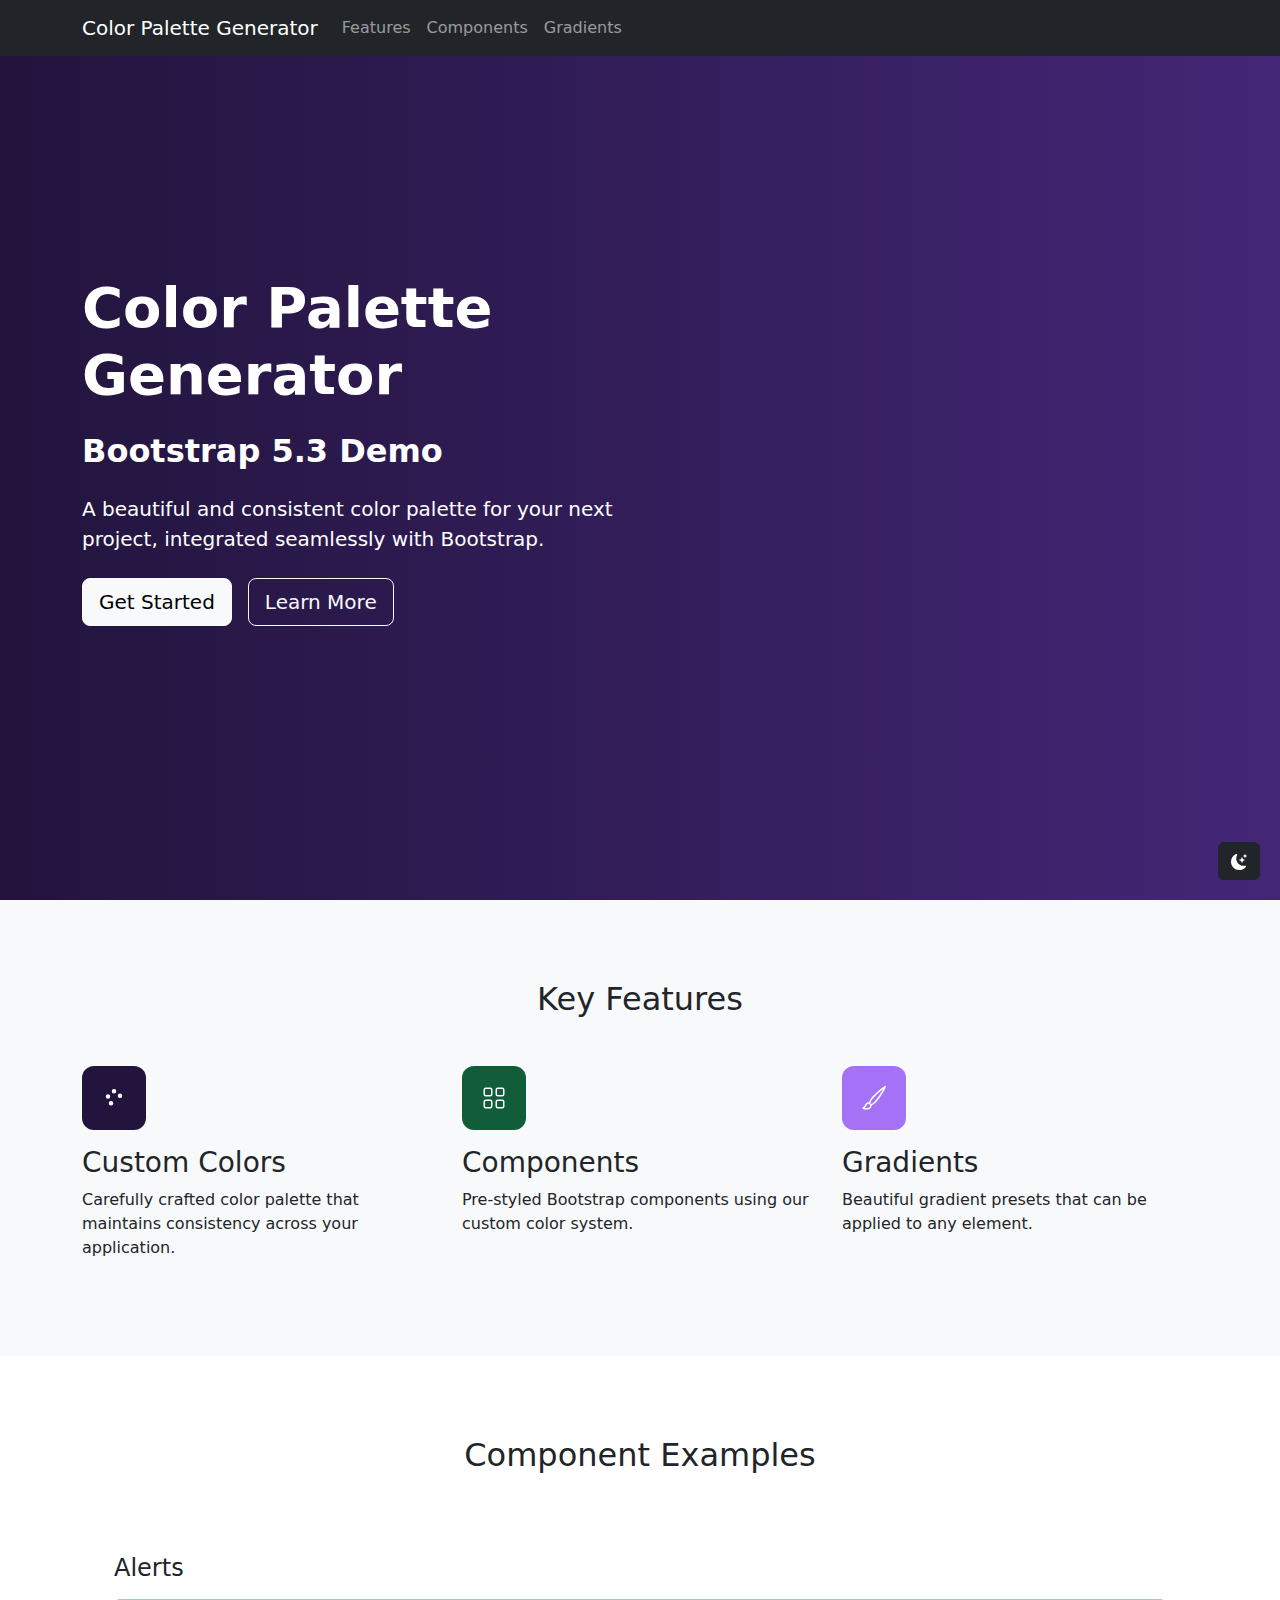
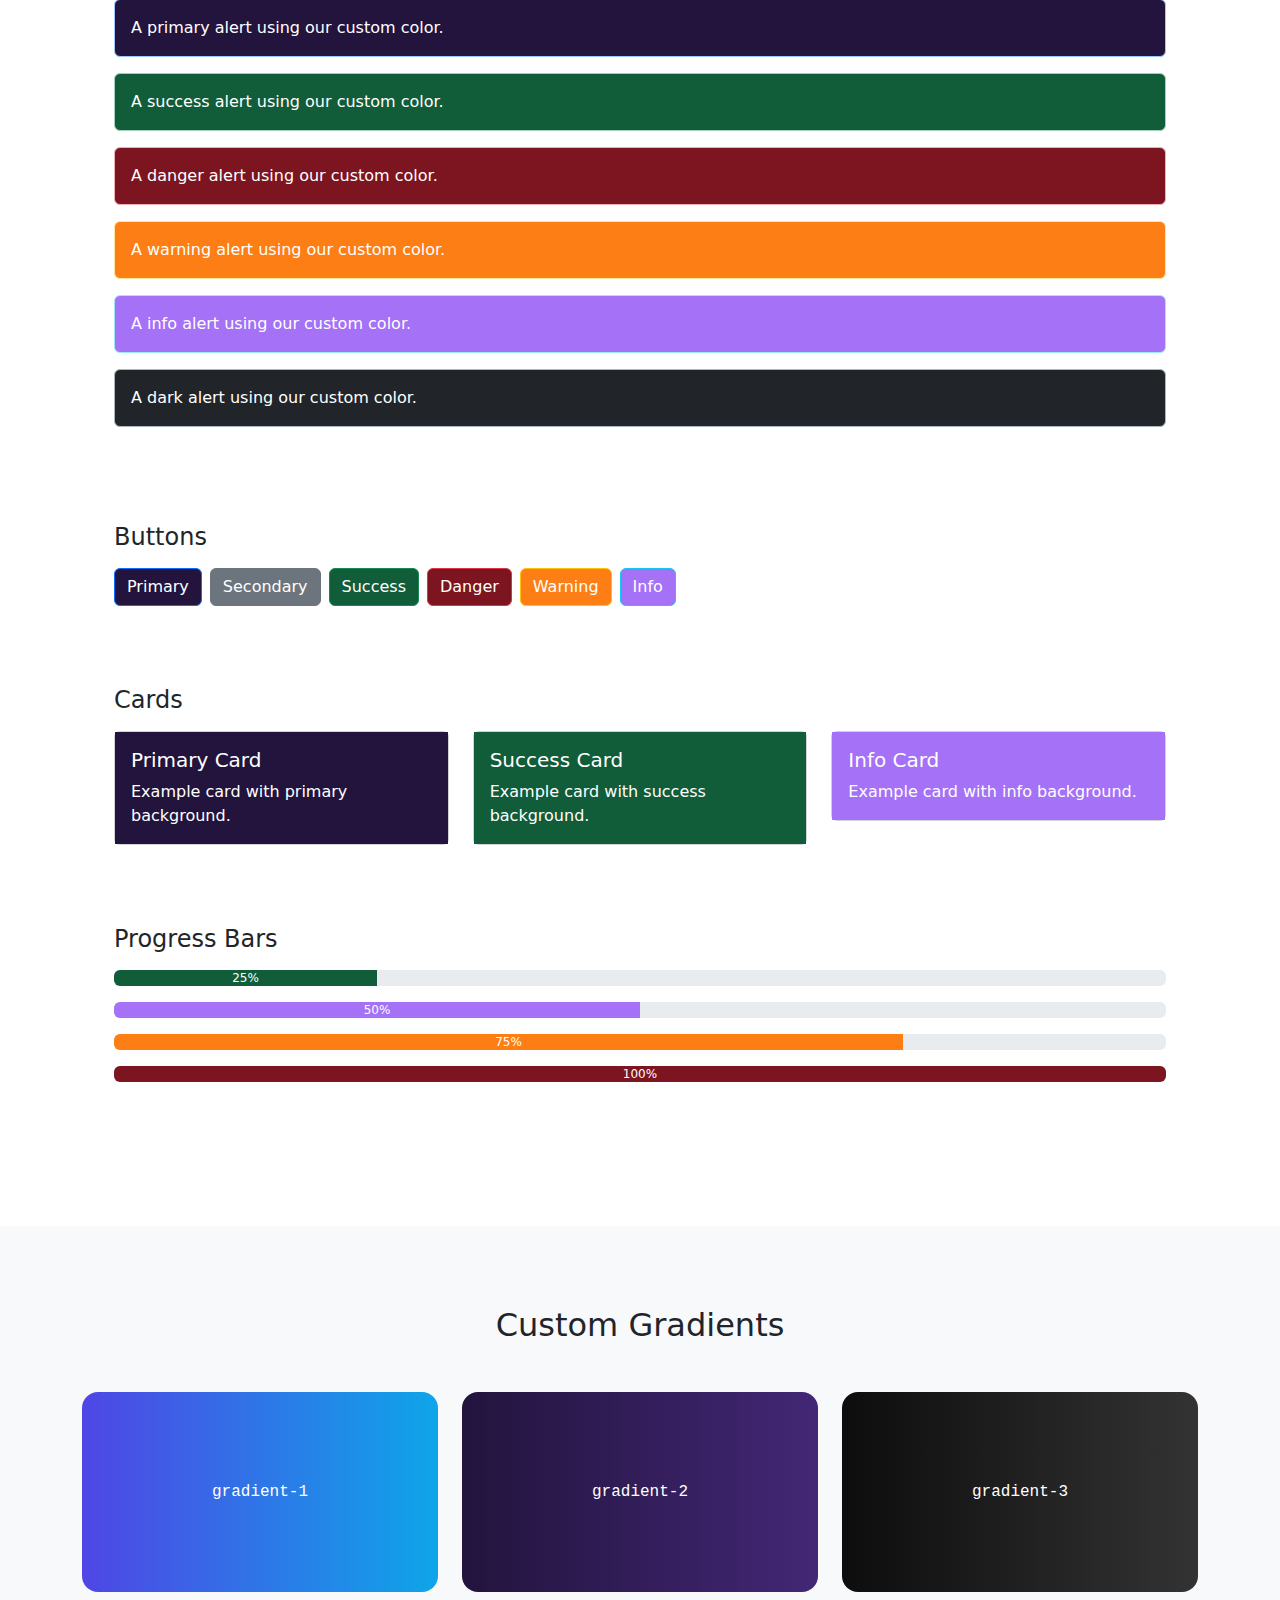
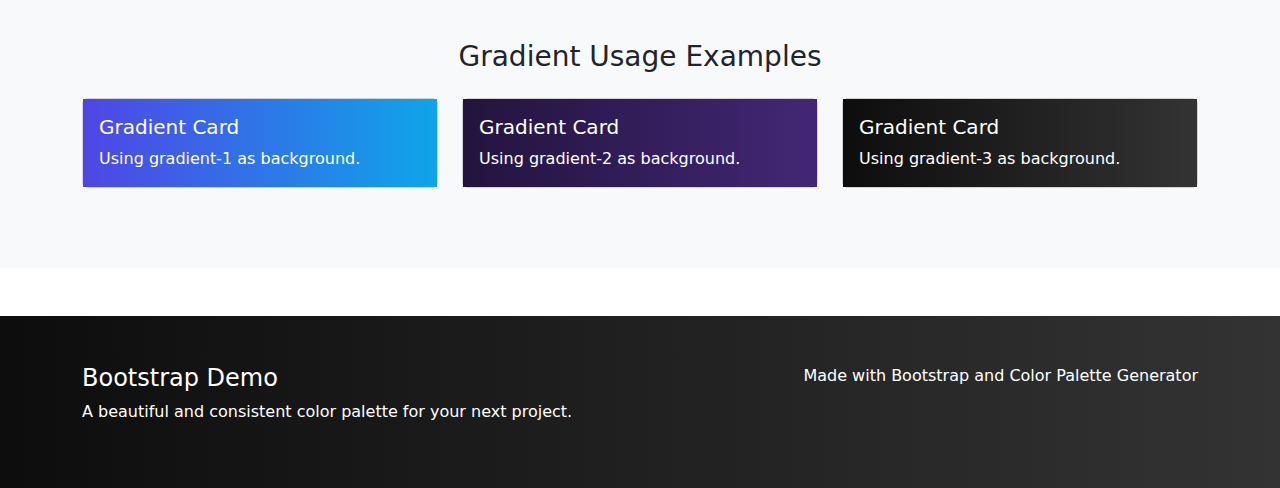
<file: bootstrap.html>
<!DOCTYPE html>
<html lang="en">
<head>
	<meta charset="UTF-8">
	<meta name="viewport" content="width=device-width, initial-scale=1.0">
	<title>Color System Demo - Bootstrap Template</title>
	<link href="https://cdn.jsdelivr.net/npm/bootstrap@5.3.0/dist/css/bootstrap.min.css" rel="stylesheet">
	<style>
		:root {
			--primary:      #22143d;
			--secondary:    #6c757d;
			--success:      #115c39;
			--info:         #a471f7;
			--warning:      #fd7e14;
			--danger:       #7c151f;
			--light:        #f8f9fa;
			--dark:         #212529;
			--bg-custom-1:   #ffffff;
			--bg-custom-2: #e7e7e9;
			--bg-custom-3:  #343438;
			--gradient-1:   linear-gradient(to right, #4f46e5, #0ea5e9);
			--gradient-2:   linear-gradient(to right, #22143d, #432776);
			--gradient-3:   linear-gradient(to right, #0d0d0d, #333333);
		}

		.btn-primary {
			background-color: var(--primary);
		}

		.btn-warning {
			background-color: var(--warning);
			color: white;
		}

		.btn-danger {
			background-color: var(--danger);
		}

		.btn-success {
			background-color: var(--success);
		}

		.btn-info {
			background-color: var(--info);
			color: white;
		}


		.alert-primary {
			background-color: var(--primary);
			color:            white;
		}

		.alert-warning {
			background-color: var(--warning);
			color:            white;
		}

		.alert-danger {
			background-color: var(--danger);
			color:            white;
		}

		.alert-success {
			background-color: var(--success);
			color:            white;
		}

		.alert-info {
			background-color: var(--info);
			color:            white;
		}

		.alert-dark {
			background-color: var(--dark);
			color:            white;
		}

		.bg-primary {
			background-color: var(--primary) !important;
		}

		.bg-success {
			background-color: var(--success) !important;
		}

		.bg-info {
			background-color: var(--info) !important;
		}

		.bg-warning {
			background-color: var(--warning) !important;
		}

		.danger {
			color: var(--danger);
		}

		.bg-danger {
			background-color: var(--danger) !important;
		}

		.bg-light {
			background-color: var(--light) !important;
		}

		.bg-dark {
			background-color: var(--dark) !important;
		}

		.bg-custom-1 {
			background-color: var(--bg-custom-1);
		}

		.bg-custom-2 {
			background-color: var(--bg-custom-2);
		}
		.bg-custom-3 {
			background-color: var(--bg-custom-3);
		}

		.bg-gradient-1 {
			background: var(--gradient-1);
		}

		.bg-gradient-2 {
			background: var(--gradient-2);
		}

		.bg-gradient-3 {
			background: var(--gradient-3);
		}


		/* Custom styles */
		.hero {
			height:      100vh;
			min-height:  500px;
			background:  var(--gradient-2);
			display:     flex;
			align-items: center;
		}

		.section {
			padding: 5rem 0;
		}

		.feature-icon {
			width:           4rem;
			height:          4rem;
			border-radius:   0.75rem;
			display:         flex;
			align-items:     center;
			justify-content: center;
			margin-bottom:   1rem;
		}

		.component-demo {
			padding:       2rem;
			border-radius: 0.5rem;
			margin-bottom: 1rem;
		}

		.gradient-card {
			height:          200px;
			border-radius:   1rem;
			display:         flex;
			align-items:     center;
			justify-content: center;
			color:           white;
			font-family:     monospace;
			transition:      transform 0.2s;
		}

		.gradient-card:hover {
			transform: translateY(-5px);
		}

		.footer {
			color:      white;
			padding:    3rem 0;
			margin-top: 3rem;
		}

		/* Dark mode toggle styles */
		.theme-toggle {
			position: fixed;
			bottom:   20px;
			right:    20px;
			z-index:  1000;
		}

		[data-bs-theme="dark"] .bg-light {
			background-color: var(--dark) !important;
		}

		[data-bs-theme="dark"] .bg-gradient-3 {
			background: #000 !important;
		}
	</style>
	<script type="text/javascript">
		(function(c,l,a,r,i,t,y){
			c[a]=c[a]||function(){(c[a].q=c[a].q||[]).push(arguments)};
			t=l.createElement(r);t.async=1;t.src="https://www.clarity.ms/tag/"+i;
			y=l.getElementsByTagName(r)[0];y.parentNode.insertBefore(t,y);
		})(window, document, "clarity", "script", "q4qcji33og");
	</script>
</head>
<body>
<!-- Navbar -->
<nav class="navbar navbar-expand-lg navbar-dark fixed-top" style="background: var(--dark);">
	<div class="container">
		<a class="navbar-brand" href="#">Color Palette Generator</a>
		<button class="navbar-toggler" type="button" data-bs-toggle="collapse" data-bs-target="#navbarNav">
			<span class="navbar-toggler-icon"></span>
		</button>
		<div class="collapse navbar-collapse" id="navbarNav">
			<ul class="navbar-nav">
				<li class="nav-item">
					<a class="nav-link" href="#features">Features</a>
				</li>
				<li class="nav-item">
					<a class="nav-link" href="#components">Components</a>
				</li>
				<li class="nav-item">
					<a class="nav-link" href="#gradients">Gradients</a>
				</li>
			</ul>
		</div>
	</div>
</nav>

<!-- Hero Section -->
<section class="hero text-white">
	<div class="container">
		<div class="row">
			<div class="col-lg-6">
				<h1 class="display-4 fw-bold mb-4">Color Palette Generator</h1>
				<h2 class="fw-bold mb-4">Bootstrap 5.3 Demo</h2>
				<p class="lead mb-4">A beautiful and consistent color palette for your next project, integrated
					seamlessly with Bootstrap.</p>
				<div class="d-flex gap-3">
					<button class="btn btn-light btn-lg">Get Started</button>
					<button class="btn btn-outline-light btn-lg">Learn More</button>
				</div>
			</div>
		</div>
	</div>
</section>

<!-- Features Section -->
<section id="features" class="section bg-light">
	<div class="container">
		<h2 class="text-center mb-5">Key Features</h2>
		<div class="row g-4">
			<div class="col-md-4">
				<div class="feature-icon bg-primary text-white">
					<svg xmlns="http://www.w3.org/2000/svg" width="24" height="24" fill="currentColor" class="bi bi-palette" viewBox="0 0 16 16">
						<path d="M8 5a1.5 1.5 0 1 0 0-3 1.5 1.5 0 0 0 0 3m4 3a1.5 1.5 0 1 0 0-3 1.5 1.5 0 0 0 0 3M5.5 7a1.5 1.5 0 1 1-3 0 1.5 1.5 0 0 1 3 0m.5 6a1.5 1.5 0 1 0 0-3 1.5 1.5 0 0 0 0 3" />
					</svg>
				</div>
				<h3>Custom Colors</h3>
				<p>Carefully crafted color palette that maintains consistency across your application.</p>
			</div>
			<div class="col-md-4">
				<div class="feature-icon bg-success text-white">
					<svg xmlns="http://www.w3.org/2000/svg" width="24" height="24" fill="currentColor" class="bi bi-grid" viewBox="0 0 16 16">
						<path d="M1 2.5A1.5 1.5 0 0 1 2.5 1h3A1.5 1.5 0 0 1 7 2.5v3A1.5 1.5 0 0 1 5.5 7h-3A1.5 1.5 0 0 1 1 5.5v-3zM2.5 2a.5.5 0 0 0-.5.5v3a.5.5 0 0 0 .5.5h3a.5.5 0 0 0 .5-.5v-3a.5.5 0 0 0-.5-.5h-3zm6.5.5A1.5 1.5 0 0 1 10.5 1h3A1.5 1.5 0 0 1 15 2.5v3A1.5 1.5 0 0 1 13.5 7h-3A1.5 1.5 0 0 1 9 5.5v-3zm1.5-.5a.5.5 0 0 0-.5.5v3a.5.5 0 0 0 .5.5h3a.5.5 0 0 0 .5-.5v-3a.5.5 0 0 0-.5-.5h-3zM1 10.5A1.5 1.5 0 0 1 2.5 9h3A1.5 1.5 0 0 1 7 10.5v3A1.5 1.5 0 0 1 5.5 15h-3A1.5 1.5 0 0 1 1 13.5v-3zm1.5-.5a.5.5 0 0 0-.5.5v3a.5.5 0 0 0 .5.5h3a.5.5 0 0 0 .5-.5v-3a.5.5 0 0 0-.5-.5h-3zm6.5.5A1.5 1.5 0 0 1 10.5 9h3a1.5 1.5 0 0 1 1.5 1.5v3a1.5 1.5 0 0 1-1.5 1.5h-3A1.5 1.5 0 0 1 9 13.5v-3zm1.5-.5a.5.5 0 0 0-.5.5v3a.5.5 0 0 0 .5.5h3a.5.5 0 0 0 .5-.5v-3a.5.5 0 0 0-.5-.5h-3z" />
					</svg>
				</div>
				<h3>Components</h3>
				<p>Pre-styled Bootstrap components using our custom color system.</p>
			</div>
			<div class="col-md-4">
				<div class="feature-icon bg-info text-white">
					<svg xmlns="http://www.w3.org/2000/svg" width="24" height="24" fill="currentColor" class="bi bi-brush" viewBox="0 0 16 16">
						<path d="M15.825.12a.5.5 0 0 1 .132.584c-1.53 3.43-4.743 8.17-7.095 10.64a6.067 6.067 0 0 1-2.373 1.534c-.018.227-.06.538-.16.868-.201.659-.667 1.479-1.708 1.74a8.118 8.118 0 0 1-3.078.132 3.659 3.659 0 0 1-.562-.135 1.382 1.382 0 0 1-.466-.247.714.714 0 0 1-.204-.288.622.622 0 0 1 .004-.443c.095-.245.316-.38.461-.452.394-.197.625-.453.867-.826.095-.144.184-.297.287-.472l.117-.198c.151-.255.326-.54.546-.848.528-.739 1.201-.925 1.746-.896.126.007.243.025.348.048.062-.172.142-.38.238-.608.261-.619.658-1.419 1.187-2.069 2.176-2.67 6.18-6.206 9.117-8.104a.5.5 0 0 1 .596.04zM4.705 11.912a1.23 1.23 0 0 0-.419-.1c-.246-.013-.573.05-.879.479-.197.275-.355.532-.5.777l-.105.177c-.106.181-.213.362-.32.528a3.39 3.39 0 0 1-.76.861c.69.112 1.736.111 2.657-.12.559-.139.843-.569.993-1.06a3.122 3.122 0 0 0 .126-.75l-.793-.792zm1.44.026c.12-.04.277-.1.458-.183a5.068 5.068 0 0 0 1.535-1.1c1.9-1.996 4.412-5.57 6.052-8.631-2.59 1.927-5.566 4.66-7.302 6.792-.442.543-.795 1.243-1.042 1.826-.121.288-.214.54-.275.72v.001l.575.575zm-4.973 3.04.007-.005a.031.031 0 0 1-.007.004zm3.582-3.043.002.001h-.002z" />
					</svg>
				</div>
				<h3>Gradients</h3>
				<p>Beautiful gradient presets that can be applied to any element.</p>
			</div>
		</div>
	</div>
</section>

<!-- Components Section -->
<section id="components" class="section">
	<div class="container">
		<h2 class="text-center mb-5">Component Examples</h2>

		<!-- Alerts -->
		<div class="component-demo">
			<h4 class="mb-3">Alerts</h4>
			<div class="alert alert-primary" role="alert">A primary alert using our custom color.</div>
			<div class="alert alert-success" role="alert">A success alert using our custom color.</div>
			<div class="alert alert-danger" role="alert">A danger alert using our custom color.</div>
			<div class="alert alert-warning" role="alert">A warning alert using our custom color.</div>
			<div class="alert alert-info" role="alert">A info alert using our custom color.</div>
			<div class="alert alert-dark" role="alert">A dark alert using our custom color.</div>
		</div>

		<!-- Buttons -->
		<div class="component-demo">
			<h4 class="mb-3">Buttons</h4>
			<div class="d-flex gap-2 flex-wrap">
				<button class="btn btn-primary">Primary</button>
				<button class="btn btn-secondary">Secondary</button>
				<button class="btn btn-success">Success</button>
				<button class="btn btn-danger">Danger</button>
				<button class="btn btn-warning">Warning</button>
				<button class="btn btn-info">Info</button>
			</div>
		</div>

		<!-- Cards -->
		<div class="component-demo">
			<h4 class="mb-3">Cards</h4>
			<div class="row g-4">
				<div class="col-md-4">
					<div class="card">
						<div class="card-body bg-primary text-white">
							<h5 class="card-title">Primary Card</h5>
							<p class="card-text">Example card with primary background.</p>
						</div>
					</div>
				</div>
				<div class="col-md-4">
					<div class="card">
						<div class="card-body bg-success text-white">
							<h5 class="card-title">Success Card</h5>
							<p class="card-text">Example card with success background.</p>
						</div>
					</div>
				</div>
				<div class="col-md-4">
					<div class="card">
						<div class="card-body bg-info text-white">
							<h5 class="card-title">Info Card</h5>
							<p class="card-text">Example card with info background.</p>
						</div>
					</div>
				</div>
			</div>
		</div>

		<!-- Progress Bars -->
		<div class="component-demo">
			<h4 class="mb-3">Progress Bars</h4>
			<div class="mb-3">
				<div class="progress" role="progressbar" aria-label="Success example" aria-valuenow="25" aria-valuemin="0" aria-valuemax="100">
					<div class="progress-bar bg-success" style="width: 25%">25%</div>
				</div>
			</div>
			<div class="mb-3">
				<div class="progress" role="progressbar" aria-label="Info example" aria-valuenow="50" aria-valuemin="0" aria-valuemax="100">
					<div class="progress-bar bg-info" style="width: 50%">50%</div>
				</div>
			</div>
			<div class="mb-3">
				<div class="progress" role="progressbar" aria-label="Warning example" aria-valuenow="75" aria-valuemin="0" aria-valuemax="100">
					<div class="progress-bar bg-warning" style="width: 75%">75%</div>
				</div>
			</div>
			<div class="mb-3">
				<div class="progress" role="progressbar" aria-label="Danger example" aria-valuenow="100" aria-valuemin="0" aria-valuemax="100">
					<div class="progress-bar bg-danger" style="width: 100%">100%</div>
				</div>
			</div>
		</div>
	</div>
</section>

<!-- Gradients Section -->
<section id="gradients" class="section bg-light">
	<div class="container">
		<h2 class="text-center mb-5">Custom Gradients</h2>
		<div class="row g-4">
			<div class="col-md-4">
				<div class="gradient-card bg-gradient-1">
					gradient-1
				</div>
			</div>
			<div class="col-md-4">
				<div class="gradient-card bg-gradient-2">
					gradient-2
				</div>
			</div>
			<div class="col-md-4">
				<div class="gradient-card bg-gradient-3">
					gradient-3
				</div>
			</div>
		</div>

		<!-- Gradient Usage Examples -->
		<div class="mt-5">
			<h3 class="text-center mb-4">Gradient Usage Examples</h3>
			<div class="row g-4">
				<div class="col-md-4">
					<div class="card">
						<div class="card-body bg-gradient-1 text-white">
							<h5 class="card-title">Gradient Card</h5>
							<p class="card-text">Using gradient-1 as background.</p>
						</div>
					</div>
				</div>
				<div class="col-md-4">
					<div class="card">
						<div class="card-body bg-gradient-2 text-white">
							<h5 class="card-title">Gradient Card</h5>
							<p class="card-text">Using gradient-2 as background.</p>
						</div>
					</div>
				</div>
				<div class="col-md-4">
					<div class="card">
						<div class="card-body bg-gradient-3 text-white">
							<h5 class="card-title">Gradient Card</h5>
							<p class="card-text">Using gradient-3 as background.</p>
						</div>
					</div>
				</div>
			</div>
		</div>
	</div>
</section>

<!-- Footer -->
<footer class="footer bg-gradient-3 text-white">
	<div class="container">
		<div class="row">
			<div class="col-md-6">
				<h4>Bootstrap Demo</h4>
				<p>A beautiful and consistent color palette for your next project.</p>
			</div>
			<div class="col-md-6 text-md-end">
				<p>Made with Bootstrap and Color Palette Generator</p>
			</div>
		</div>
	</div>
</footer>

<!-- Theme Toggle Button -->
<button class="btn btn-dark theme-toggle" id="themeToggle">
	<svg xmlns="http://www.w3.org/2000/svg" width="16" height="16" fill="currentColor" class="bi bi-moon-stars" viewBox="0 0 16 16">
		<path d="M6 .278a.768.768 0 0 1 .08.858 7.208 7.208 0 0 0-.878 3.46c0 4.021 3.278 7.277 7.318 7.277.527 0 1.04-.055 1.533-.16a.787.787 0 0 1 .81.316.733.733 0 0 1-.031.893A8.349 8.349 0 0 1 8.344 16C3.734 16 0 12.286 0 7.71 0 4.266 2.114 1.312 5.124.06A.752.752 0 0 1 6 .278z" />
		<path d="M10.794 3.148a.217.217 0 0 1 .412 0l.387 1.162c.173.518.579.924 1.097 1.097l1.162.387a.217.217 0 0 1 0 .412l-1.162.387a1.734 1.734 0 0 0-1.097 1.097l-.387 1.162a.217.217 0 0 1-.412 0l-.387-1.162A1.734 1.734 0 0 0 9.31 6.593l-1.162-.387a.217.217 0 0 1 0-.412l1.162-.387a1.734 1.734 0 0 0 1.097-1.097l.387-1.162zM13.863.099a.145.145 0 0 1 .274 0l.258.774c.115.346.386.617.732.732l.774.258a.145.145 0 0 1 0 .274l-.774.258a1.156 1.156 0 0 0-.732.732l-.258.774a.145.145 0 0 1-.274 0l-.258-.774a1.156 1.156 0 0 0-.732-.732l-.774-.258a.145.145 0 0 1 0-.274l.774-.258c.346-.115.617-.386.732-.732L13.863.1z" />
	</svg>
</button>

<!-- Bootstrap JavaScript -->
<script src="https://cdn.jsdelivr.net/npm/bootstrap@5.3.0/dist/js/bootstrap.bundle.min.js"></script>

<!-- Custom JavaScript for theme toggle -->
<script>
	document.getElementById( 'themeToggle' ).addEventListener( 'click', function () {
		const html = document.documentElement;
		const icon = this.querySelector( 'svg' );
		if ( html.getAttribute( 'data-bs-theme' ) === 'dark' ) {
			html.setAttribute( 'data-bs-theme', 'light' );
			icon.classList.replace( 'bi-sun', 'bi-moon-stars' );
		} else {
			html.setAttribute( 'data-bs-theme', 'dark' );
			icon.classList.replace( 'bi-moon-stars', 'bi-sun' );
		}
	} );
</script>
</body>
</html>
</file>
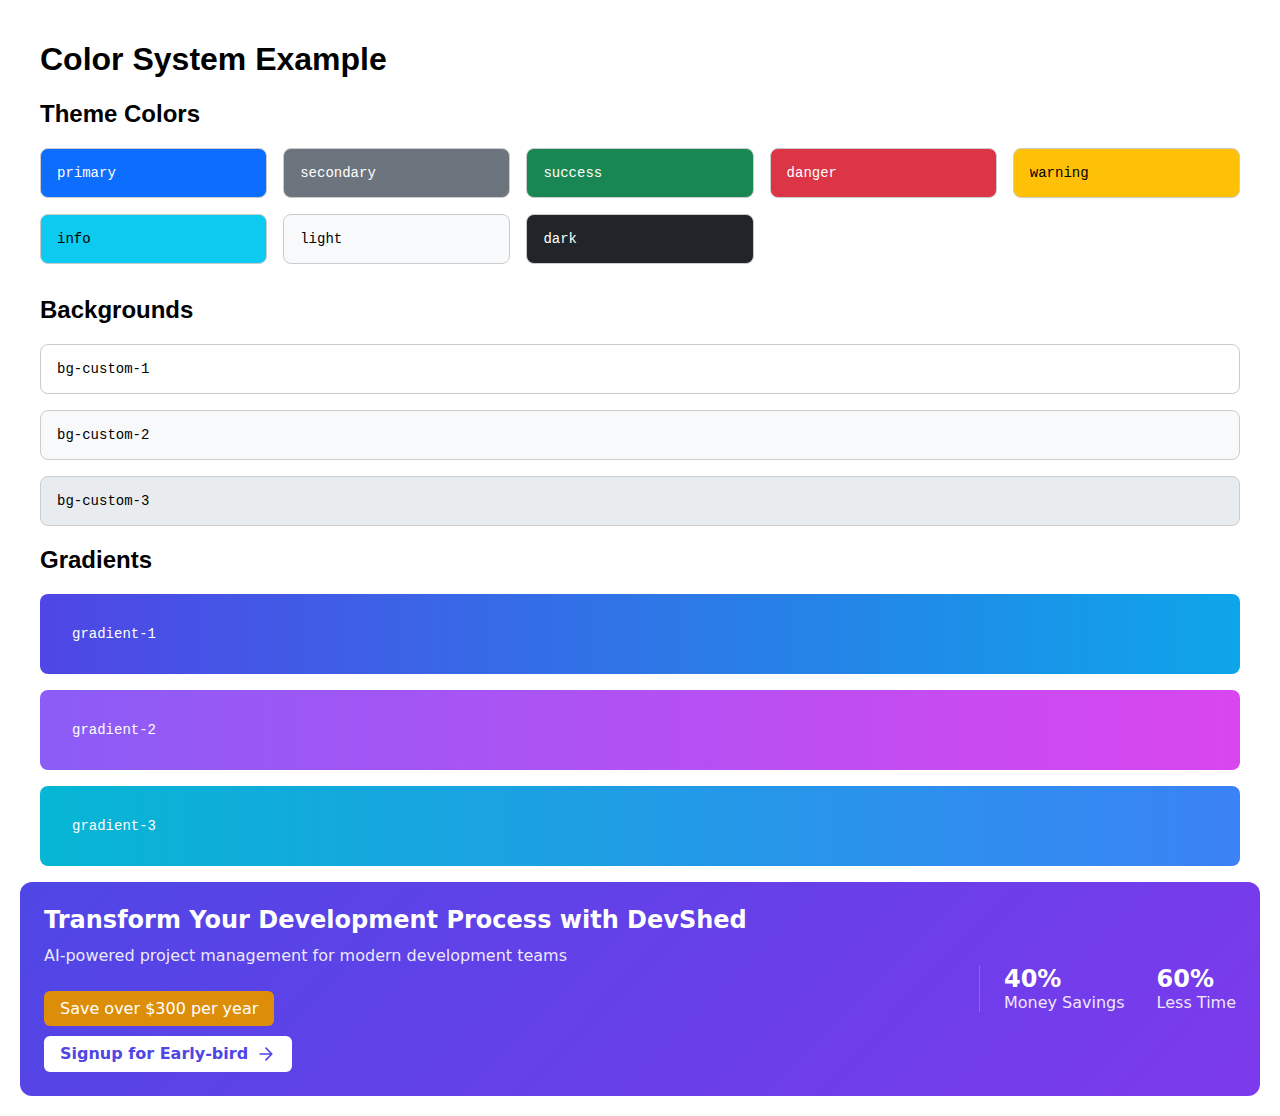
<file: example.html>
<!DOCTYPE html>
<html lang="en">
<head>
	<meta charset="UTF-8">
	<meta name="viewport" content="width=device-width, initial-scale=1.0">
	<title>Color System Example</title>
	<style>
	
		:root {
			--primary: #0d6efd;
			--secondary: #6c757d;
			--success: #198754;
			--info: #0dcaf0;
			--warning: #ffc107;
			--danger: #dc3545;
			--light: #f8f9fa;
			--dark: #212529;
			--custom-1: #ffffff;
			--custom-2: #f8f9fa;
			--custom-3: #e9ecef;
			--gradient-1: linear-gradient(to right, #4f46e5, #0ea5e9);
			--gradient-2: linear-gradient(to right, #8b5cf6, #d946ef);
			--gradient-3: linear-gradient(to right, #06b6d4, #3b82f6);
		}

		.bg-primary { background-color: var(--primary) !important; }
		.bg-secondary { background-color: var(--secondary) !important; }
		.bg-success { background-color: var(--success) !important; }
		.bg-info { background-color: var(--info) !important; }
		.bg-warning { background-color: var(--warning) !important; }
		.bg-danger { background-color: var(--danger) !important; }
		.bg-light { background-color: var(--light) !important; }
		.bg-dark { background-color: var(--dark) !important; }
		.bg-custom-1 { background-color: var(--custom-1) }
		.bg-custom-2 { background-color: var(--custom-2) }
		.bg-custom-3 { background-color: var(--custom-3) }
		.bg-gradient-1 { background: var(--gradient-1); }
		.bg-gradient-2 { background: var(--gradient-2); }
		.bg-gradient-3 { background: var(--gradient-3); }


		/* Basic styling for the example */
		body {
			font-family: -apple-system, BlinkMacSystemFont, "Segoe UI", Roboto, sans-serif;
			margin: 0;
			padding: 20px;
		}

		.container {
			max-width: 1200px;
			margin: 0 auto;
		}

		.grid {
			display: grid;
			gap: 1rem;
			grid-template-columns: repeat(auto-fit, minmax(200px, 1fr));
			margin-bottom: 2rem;
		}

		.color-block {
			padding: 1rem;
			border-radius: 0.5rem;
			color: white;
			font-family: monospace;
			font-size: 0.875rem;
			border: 1px solid #ccc;
		}

		.mb-1 {
			margin-bottom: 1rem;
		}

		.gradient-block {
			padding: 2rem;
			border-radius: 0.5rem;
			color: white;
			font-family: monospace;
			font-size: 0.875rem;
			margin-bottom: 1rem;
		}

		/* Light text for light backgrounds */
		.bg-light, .bg-warning, .bg-info {
			color: #000;
		}

		.text-dark {
			color: #000;
		}

		.text-light {
			color: #fff;
		}

	</style>
	<script type="text/javascript">
		(function(c,l,a,r,i,t,y){
			c[a]=c[a]||function(){(c[a].q=c[a].q||[]).push(arguments)};
			t=l.createElement(r);t.async=1;t.src="https://www.clarity.ms/tag/"+i;
			y=l.getElementsByTagName(r)[0];y.parentNode.insertBefore(t,y);
		})(window, document, "clarity", "script", "q4qcji33og");
	</script>
</head>
<body>
<div class="container">
	<h1>Color System Example</h1>

	<h2>Theme Colors</h2>
	<div class="grid">
		<div class="color-block bg-primary">primary</div>
		<div class="color-block bg-secondary">secondary</div>
		<div class="color-block bg-success">success</div>
		<div class="color-block bg-danger">danger</div>
		<div class="color-block bg-warning">warning</div>
		<div class="color-block bg-info">info</div>
		<div class="color-block bg-light">light</div>
		<div class="color-block bg-dark">dark</div>
	</div>

	<h2>Backgrounds</h2>
	<div class="color-block bg-custom-1 mb-1 text-dark">bg-custom-1</div>
	<div class="color-block bg-custom-2 mb-1 text-dark">bg-custom-2</div>
	<div class="color-block bg-custom-3 mb-1 text-dark">bg-custom-3</div>

	<h2>Gradients</h2>
	<div class="gradient-block bg-gradient-1">gradient-1</div>
	<div class="gradient-block bg-gradient-2">gradient-2</div>
	<div class="gradient-block bg-gradient-3">gradient-3</div>
</div>
<div style="background: linear-gradient(135deg, #4F46E5 0%, #7C3AED 100%); color: white; padding: 24px; border-radius: 12px; max-height: 200px; overflow: hidden; font-family: system-ui, -apple-system, sans-serif;">
	<div style="display: flex; align-items: center; justify-content: space-between; gap: 24px; max-width: 1200px; margin: 0 auto;">
		<div style="flex: 1;">
			<h3 style="font-size: 24px; font-weight: bold; margin: 0 0 12px 0;">Transform Your Development Process with DevShed</h3>
			<p style="margin: 0 0 16px 0; color: rgba(255,255,255,0.9);">AI-powered project management for modern development teams</p>
			<span style="display: inline-block; background: #dd8e09; padding: 8px 16px; border-radius: 6px; margin: 10px 0;">Save over $300 per year</span>
			<div style="display: flex; gap: 12px;">
				<a href="https://devshed.io" target="_blank" style="display: inline-flex; align-items: center; background: white; color: #4F46E5; padding: 8px 16px; border-radius: 6px; text-decoration: none; font-weight: 600; gap: 8px;">
					Signup for Early-bird
					<svg width="20" height="20" viewBox="0 0 24 24" fill="none" stroke="currentColor" stroke-width="2" stroke-linecap="round" stroke-linejoin="round"><path d="M5 12h14M12 5l7 7-7 7"/></svg>
				</a>
			</div>
		</div>
		<div style="display: flex; align-items: center; gap: 32px; padding-left: 24px; border-left: 1px solid rgba(255,255,255,0.2);">
			<div>
				<div style="font-size: 24px; font-weight: bold;">40%</div>
				<div style="color: rgba(255,255,255,0.9);">Money Savings</div>
			</div>
			<div>
				<div style="font-size: 24px; font-weight: bold;">60%</div>
				<div style="color: rgba(255,255,255,0.9);">Less Time</div>
			</div>
		</div>
	</div>
</div>
</body>
</html>
</file>
